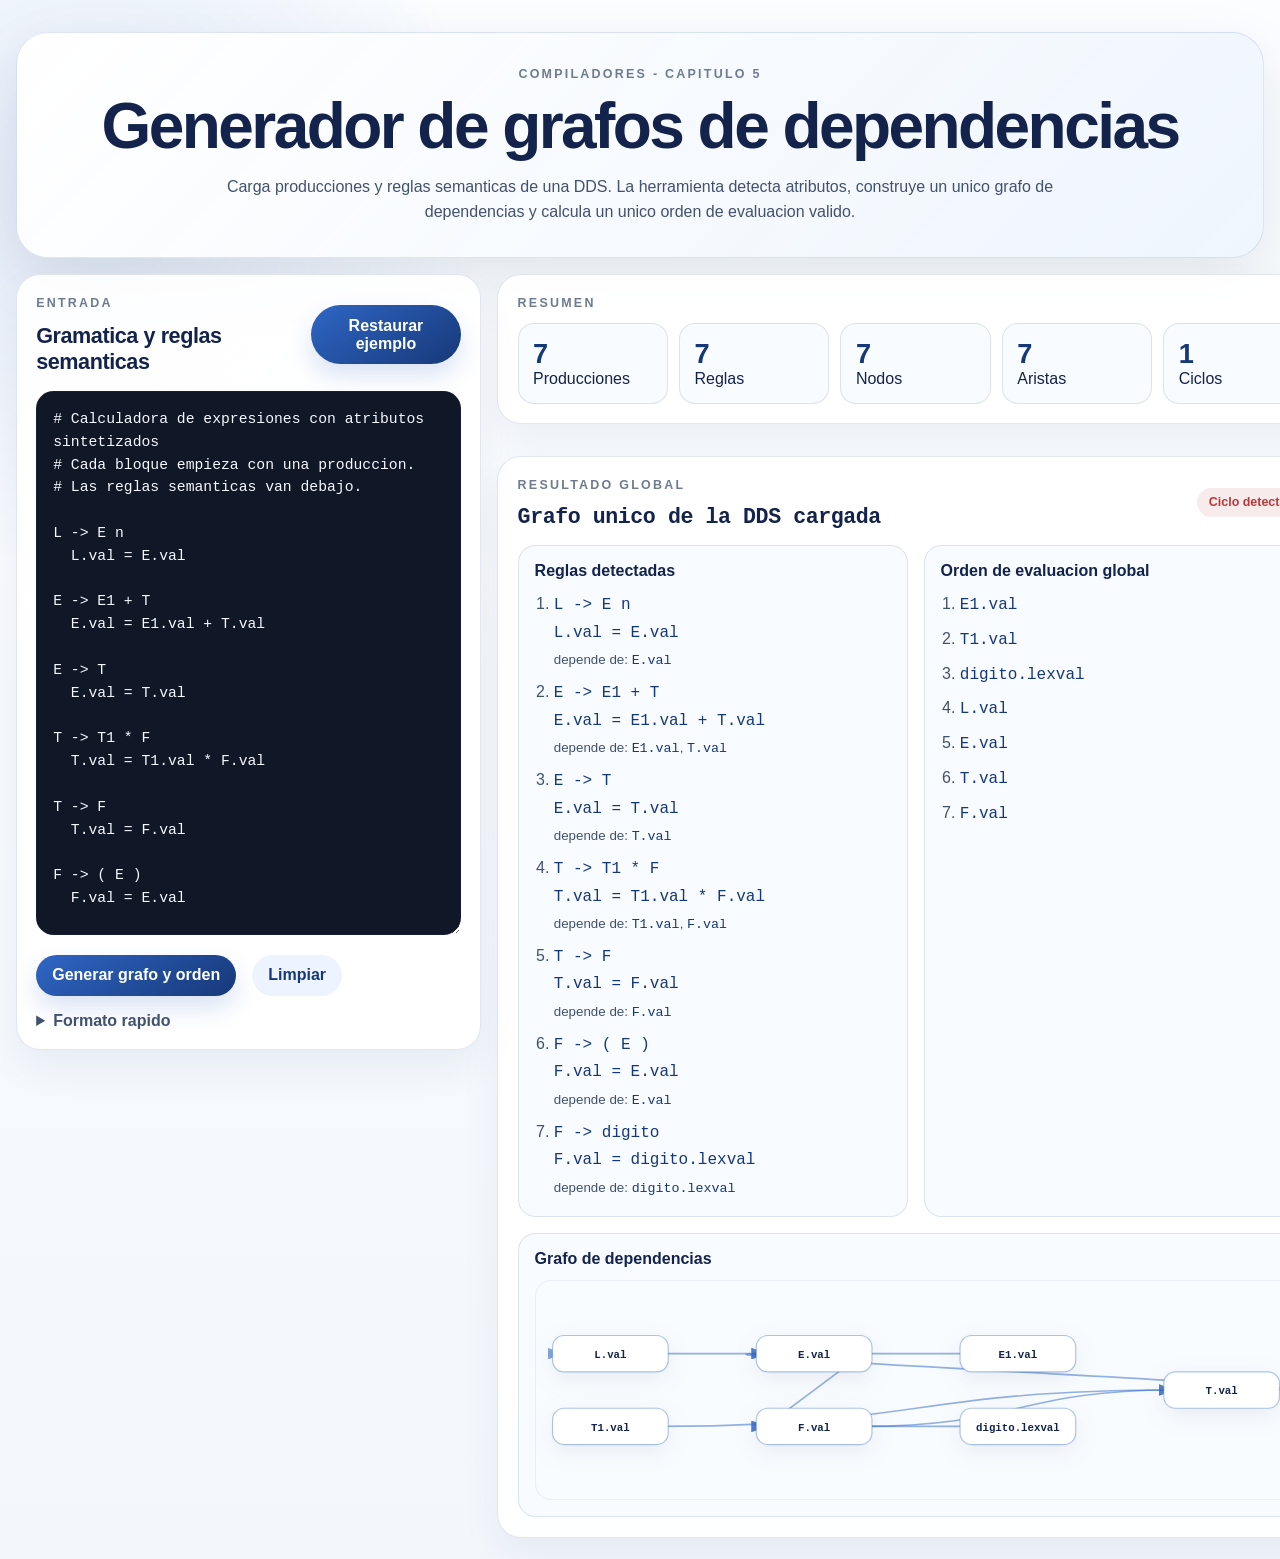
<file: generador-grafos-dds/index.html>
<!DOCTYPE html>
<html lang="es">
<head>
  <meta charset="UTF-8">
  <meta name="viewport" content="width=device-width, initial-scale=1.0">
  <title>Generador de grafos de dependencias DDS</title>
  <link rel="stylesheet" href="./styles.css">
</head>
<body>
  <main class="app-shell">
    <section class="hero">
      <p class="eyebrow">Compiladores - Capitulo 5</p>
      <h1>Generador de grafos de dependencias</h1>
      <p>
        Carga producciones y reglas semanticas de una DDS. La herramienta detecta atributos,
        construye un unico grafo de dependencias y calcula un unico orden de evaluacion valido.
      </p>
    </section>

    <section class="workspace">
      <article class="panel input-panel">
        <div class="panel-heading">
          <div>
            <p class="eyebrow">Entrada</p>
            <h2>Gramatica y reglas semanticas</h2>
          </div>
          <button id="loadExample" type="button">Restaurar ejemplo</button>
        </div>
        <textarea id="source" spellcheck="false"></textarea>
        <div class="actions">
          <button id="analyze" type="button">Generar grafo y orden</button>
          <button id="clear" type="button" class="ghost">Limpiar</button>
        </div>
        <details class="help">
          <summary>Formato rapido</summary>
          <pre><code>E -> E1 + T
  E.val = E1.val + T.val

T -> digito
  T.val = digito.lexval</code></pre>
          <p>Usa nombres como <code>E1</code>, <code>T1</code> cuando el mismo simbolo aparece mas de una vez.</p>
        </details>
      </article>

      <section class="results">
        <article class="panel summary-panel">
          <p class="eyebrow">Resumen</p>
          <div id="summary" class="summary-grid"></div>
        </article>
        <div id="messages" class="messages"></div>
        <div id="output" class="output"></div>
      </section>
    </section>
  </main>

  <template id="graphTemplate">
    <article class="production-card">
      <div class="production-head">
        <div>
          <p class="eyebrow">Resultado global</p>
          <h2 class="production-title">Grafo unico de la DDS cargada</h2>
        </div>
        <span class="status-pill"></span>
      </div>
      <div class="production-grid">
        <section>
          <h3>Reglas detectadas</h3>
          <ol class="rules-list"></ol>
        </section>
        <section>
          <h3>Orden de evaluacion global</h3>
          <ol class="order-list"></ol>
        </section>
      </div>
      <section class="graph-section">
        <h3>Grafo de dependencias</h3>
        <div class="graph"></div>
      </section>
    </article>
  </template>

  <script src="./app.js"></script>
</body>
</html>
</file>
<file: generador-grafos-dds/styles.css>
:root {
  --bg: #f3f7fc;
  --surface: #ffffff;
  --surface-soft: #f8fbff;
  --ink: #13234c;
  --ink-soft: #42516d;
  --muted: #6e7b91;
  --line: rgba(42, 82, 150, 0.14);
  --blue: #2f66c5;
  --blue-dark: #173878;
  --green: #1f8a5b;
  --red: #ba3a3a;
  --shadow: 0 24px 60px rgba(21, 39, 78, 0.1);
  font-family: Arial, Helvetica, sans-serif;
}

* {
  box-sizing: border-box;
}

body {
  margin: 0;
  min-width: 320px;
  color: var(--ink);
  background:
    radial-gradient(circle at 8% 12%, rgba(47, 102, 197, 0.12), transparent 24rem),
    linear-gradient(180deg, #fbfdff 0%, var(--bg) 100%);
}

button,
textarea {
  font: inherit;
}

.app-shell {
  width: min(1500px, calc(100% - 2rem));
  margin: 0 auto;
  padding: 2rem 0 3rem;
}

.hero {
  padding: 2rem;
  border: 1px solid var(--line);
  border-radius: 2rem;
  background: linear-gradient(135deg, rgba(255, 255, 255, 0.98), rgba(238, 245, 253, 0.94));
  box-shadow: var(--shadow);
  text-align: center;
}

.eyebrow {
  margin: 0 0 0.55rem;
  color: var(--muted);
  font-size: 0.78rem;
  font-weight: 800;
  letter-spacing: 0.18em;
  text-transform: uppercase;
}

h1,
h2,
h3,
p {
  margin: 0;
}

h1 {
  font-size: clamp(2.2rem, 5vw, 4rem);
  line-height: 1;
  letter-spacing: -0.04em;
}

h2 {
  font-size: 1.35rem;
  letter-spacing: -0.02em;
}

h3 {
  font-size: 1rem;
}

p,
li {
  color: var(--ink-soft);
  line-height: 1.6;
}

.hero p:last-child {
  max-width: 58rem;
  margin: 1rem auto 0;
}

.workspace {
  display: grid;
  grid-template-columns: minmax(360px, 0.85fr) minmax(0, 1.4fr);
  gap: 1rem;
  margin-top: 1rem;
  align-items: start;
}

.panel,
.production-card {
  border: 1px solid var(--line);
  border-radius: 1.5rem;
  background: rgba(255, 255, 255, 0.92);
  box-shadow: 0 18px 40px rgba(21, 39, 78, 0.06);
}

.panel {
  padding: 1.2rem;
}

.input-panel {
  position: sticky;
  top: 1rem;
}

.panel-heading,
.production-head,
.actions {
  display: flex;
  align-items: center;
  justify-content: space-between;
  gap: 1rem;
}

button {
  border: 0;
  border-radius: 999px;
  padding: 0.72rem 1rem;
  color: white;
  background: linear-gradient(145deg, var(--blue), var(--blue-dark));
  font-weight: 800;
  cursor: pointer;
  box-shadow: 0 12px 24px rgba(47, 102, 197, 0.18);
}

button.ghost {
  color: var(--blue-dark);
  background: #edf4ff;
  box-shadow: none;
}

textarea {
  width: 100%;
  min-height: 34rem;
  margin-top: 1rem;
  padding: 1rem;
  resize: vertical;
  border: 1px solid var(--line);
  border-radius: 1.1rem;
  background: #101827;
  color: #f6f8ff;
  font-family: "Cascadia Code", Consolas, monospace;
  font-size: 0.92rem;
  line-height: 1.55;
  outline: none;
}

.actions {
  margin-top: 1rem;
  justify-content: flex-start;
}

.help {
  margin-top: 1rem;
  color: var(--ink-soft);
}

.help summary {
  cursor: pointer;
  font-weight: 800;
}

pre {
  overflow: auto;
  padding: 1rem;
  border-radius: 1rem;
  background: #111827;
  color: #f6f8ff;
}

.results {
  display: grid;
  gap: 1rem;
}

.summary-grid {
  display: grid;
  grid-template-columns: repeat(5, minmax(0, 1fr));
  gap: 0.7rem;
}

.summary-item {
  padding: 0.9rem;
  border-radius: 1rem;
  background: var(--surface-soft);
  border: 1px solid var(--line);
}

.summary-item strong {
  display: block;
  font-size: 1.7rem;
  color: var(--blue-dark);
}

.messages {
  display: grid;
  gap: 0.6rem;
}

.message {
  padding: 0.85rem 1rem;
  border-radius: 1rem;
  border: 1px solid rgba(186, 58, 58, 0.18);
  background: rgba(186, 58, 58, 0.08);
  color: #7f2424;
}

.output {
  display: grid;
  gap: 1rem;
}

.production-card {
  padding: 1.2rem;
}

.production-title {
  font-family: "Cascadia Code", Consolas, monospace;
}

.status-pill {
  display: inline-flex;
  align-items: center;
  min-width: max-content;
  padding: 0.48rem 0.75rem;
  border-radius: 999px;
  font-size: 0.78rem;
  font-weight: 800;
  color: var(--green);
  background: rgba(31, 138, 91, 0.1);
}

.status-pill.error {
  color: var(--red);
  background: rgba(186, 58, 58, 0.1);
}

.production-grid {
  display: grid;
  grid-template-columns: minmax(0, 1fr) minmax(0, 1fr);
  gap: 1rem;
  margin-top: 1rem;
}

.production-grid section,
.graph-section {
  padding: 1rem;
  border: 1px solid var(--line);
  border-radius: 1.1rem;
  background: var(--surface-soft);
}

.rules-list,
.order-list {
  display: grid;
  gap: 0.45rem;
  margin: 0.7rem 0 0;
  padding-left: 1.2rem;
}

.rules-list code,
.order-list code {
  font-family: "Cascadia Code", Consolas, monospace;
  color: var(--blue-dark);
}

.graph-section {
  margin-top: 1rem;
}

.graph {
  margin-top: 0.8rem;
  overflow: auto;
  border-radius: 1rem;
  background: #f9fcff;
  border: 1px solid rgba(42, 82, 150, 0.08);
}

svg {
  display: block;
  width: 100%;
  min-width: 760px;
}

.node rect {
  fill: #ffffff;
  stroke: rgba(47, 102, 197, 0.38);
  stroke-width: 1.4;
  filter: drop-shadow(0 8px 14px rgba(21, 39, 78, 0.08));
}

.node.action rect {
  stroke: rgba(31, 138, 91, 0.55);
  fill: #f4fff9;
}

.node text {
  fill: var(--ink);
  font-family: "Cascadia Code", Consolas, monospace;
  font-size: 13px;
  font-weight: 700;
}

.edge {
  fill: none;
  stroke: rgba(47, 102, 197, 0.5);
  stroke-width: 2;
}

.empty {
  padding: 2rem;
  text-align: center;
  color: var(--muted);
}

@media (max-width: 1050px) {
  .workspace,
  .production-grid {
    grid-template-columns: 1fr;
  }

  .input-panel {
    position: static;
  }
}

@media (max-width: 720px) {
  .app-shell {
    width: min(100% - 0.8rem, 1500px);
  }

  .panel-heading,
  .production-head,
  .actions {
    align-items: flex-start;
    flex-direction: column;
  }

  .summary-grid {
    grid-template-columns: 1fr;
  }
}
</file>
